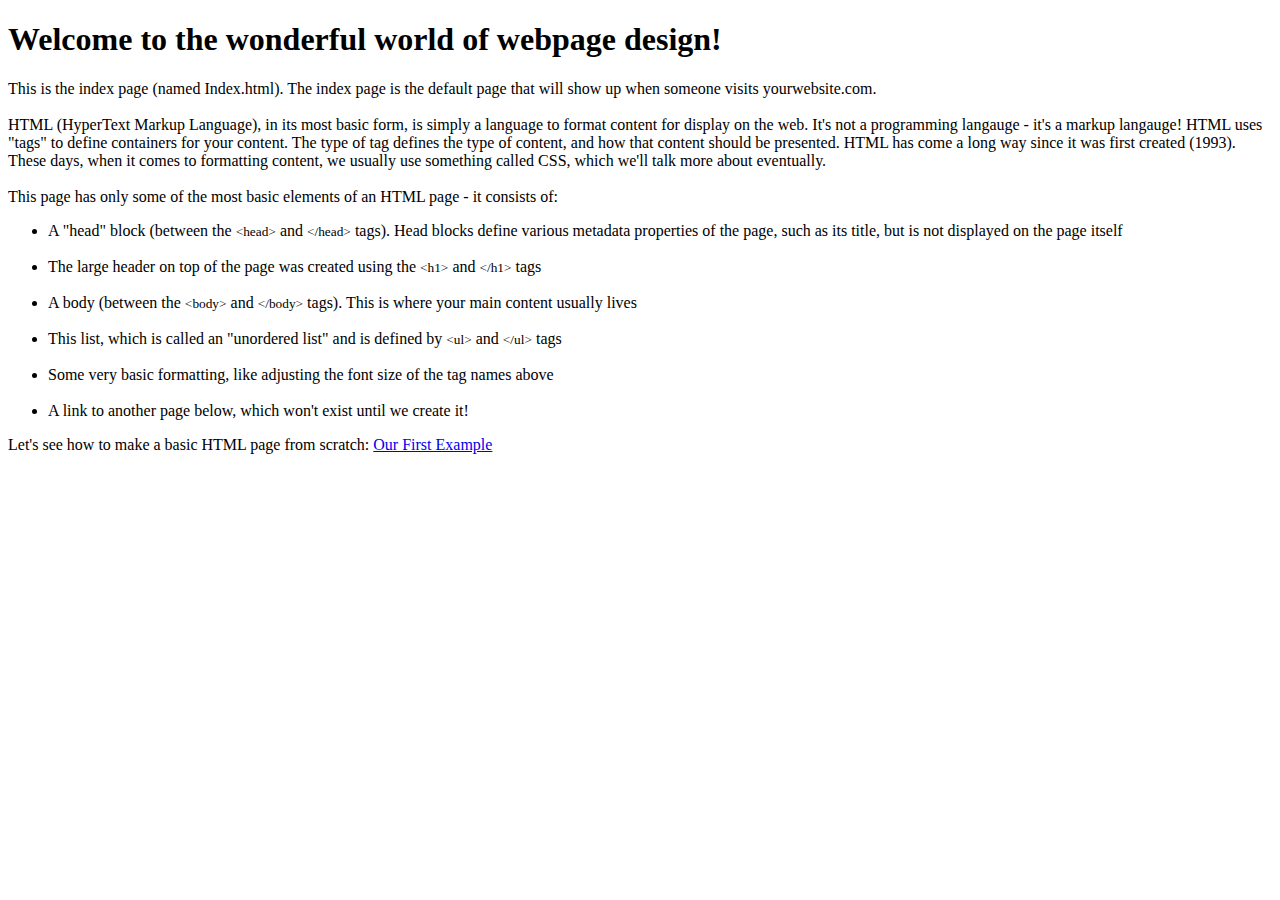
<file: Data VIs/Data_Vis_HTML/Index.html>
<!DOCTYPE html>
<html>
    <head>
        <title>Welcome to HTML and CSS!</title>
    </head>
    <body>
    <h1>
        Welcome to the wonderful world of webpage design!
    </h1>
    This is the index page (named Index.html).
    The index page is the default page that will show up when someone visits yourwebsite.com.
    <br><br>
    HTML (HyperText Markup Language), in its most basic form, 
    is simply a language to format content for display on the web.
    It's not a programming langauge - it's a markup langauge!  
    HTML uses "tags" to define containers for your content. 
    The type of tag defines the type of content, and how that content should be presented.
    HTML has come a long way since it was first created (1993).  
    These days, when it comes to formatting content, we usually use something called CSS,
    which we'll talk more about eventually.
    <br><br>
    This page has only some of the most basic elements of an HTML page - it consists of:
    <ul>
        <li>A "head" block (between the <small>&lthead&gt</small> and <small>&lt/head&gt</small> tags). Head blocks define various metadata properties of the page, such as its title, but is not displayed on the page itself</li>
        <br>
        <li> The large header on top of the page was created using the <small>&lth1&gt</small> and <small>&lt/h1&gt</small> tags</li>
        <br>
        <li>A body (between the <small>&ltbody&gt</small> and <small>&lt/body&gt</small> tags).  This is where your main content usually lives</li>
        <br>
        <li>This list, which is called an "unordered list" and is defined by <small>&ltul&gt</small>  and <small>&lt/ul&gt</small> tags</li>
        <br>
        <li>Some very basic formatting, like adjusting the font size of the tag names above</li>
        <br>
        <li>A link to another page below, which won't exist until we create it!</li>
    </ul>
    Let's see how to make a basic HTML page from scratch: <a href="Sample_Empty.html">Our First Example</a>
    </body>
</html>
</file>
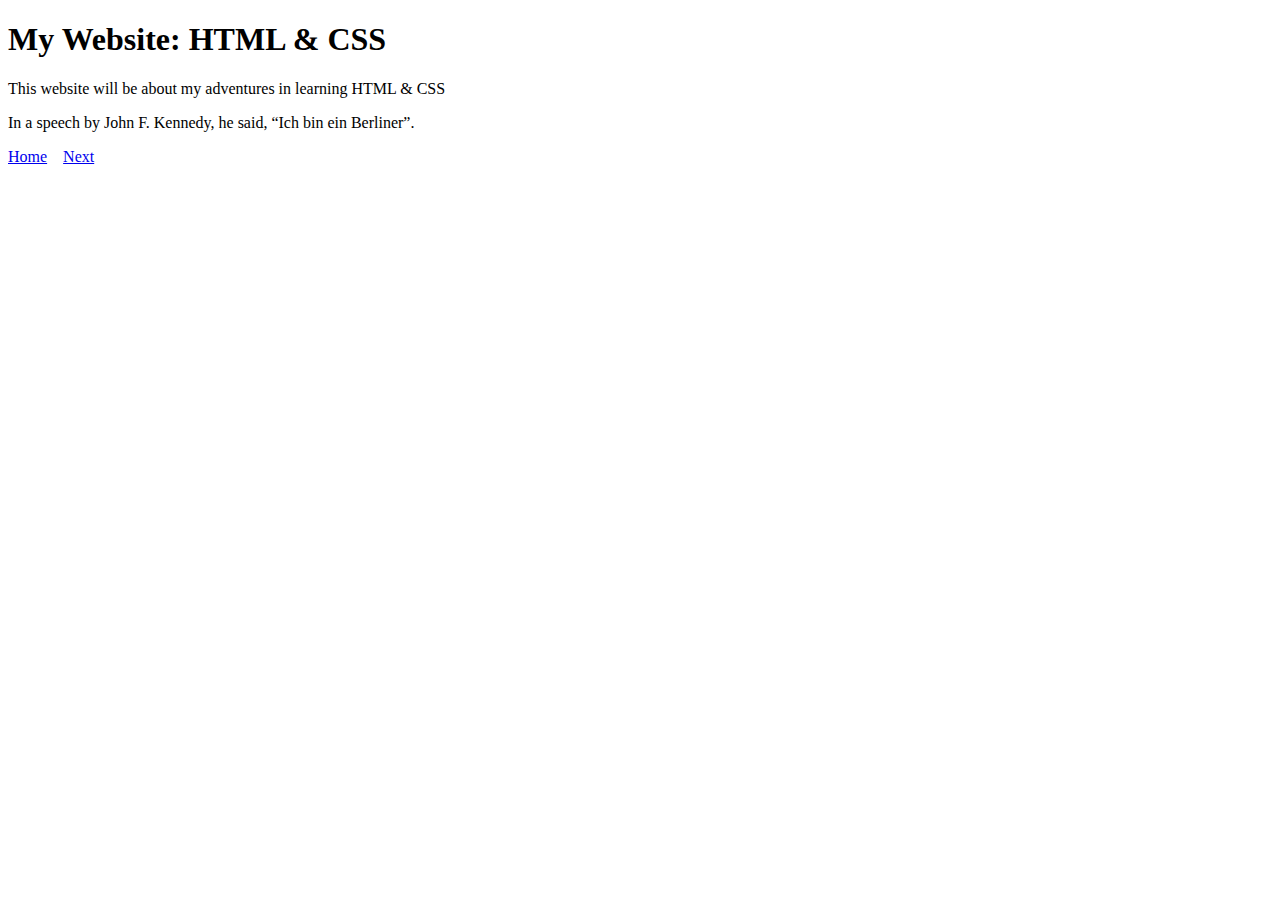
<file: Data VIs/Data_Vis_HTML/Example1.html>
<!DOCTYPE html>
<html lang="en-us">
    <head>
        <meta charset="utf-8">
        <title>
            My Website
        </title>
    </head>
    <body>
        <div>
            <h1>
                My Website: HTML &amp; CSS
            </h1>
            <p>
                This website will be about my adventures in learning HTML &amp; CSS
            </p>
            <p>
                In a speech by John F. Kennedy, he said, <q lang="de">Ich bin ein Berliner</q>.
            </p>
        </div>
        <p>
            <a href = "Index.html">Home</a> &nbsp;&nbsp; <a href = "Example2.html">Next</a>
        </p>
    </body>
</html>
</file>
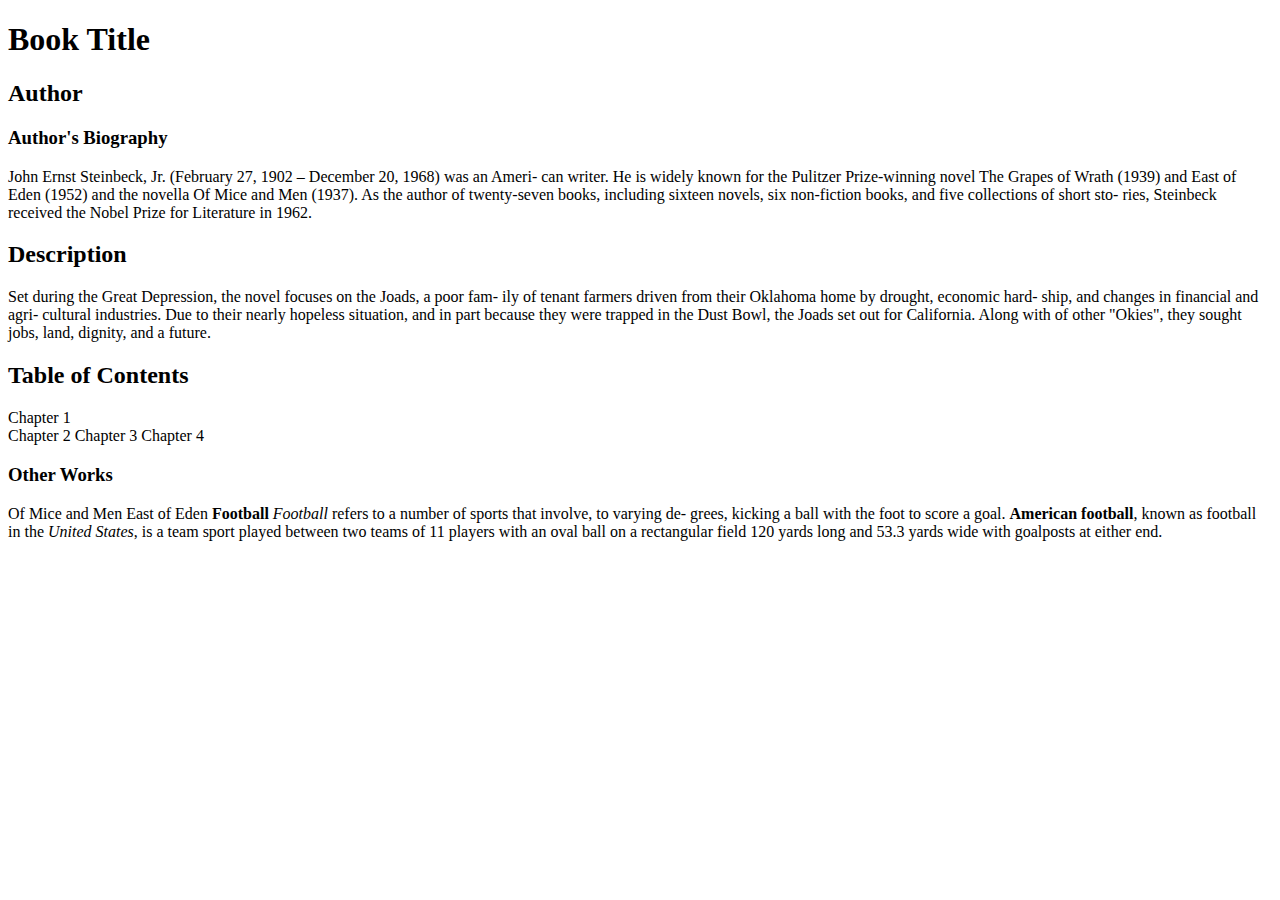
<file: Data VIs/Data_Vis_HTML/Example2_Empty.html>
<!DOCTYPE html>
<html lang="en-us">
    <head>
        <meta charset="utf-8">
        <title>
            Book Outline
        </title>
    </head>
    <body>
        <h1>
            Book Title
        </h1>
        <h2>
            Author
        </h2>
        <h3>
            Author's Biography
        </h3>
        <p>
            John Ernst Steinbeck, Jr. (February 27,
            1902 – December 20, 1968) was an Ameri-
            can writer. He is widely known for the
            Pulitzer Prize-winning novel The Grapes
            of Wrath (1939) and East of Eden (1952)
            and the novella Of Mice and Men (1937).
            As the author of twenty-seven books,
            including sixteen novels, six non-fiction
            books, and five collections of short sto-
            ries, Steinbeck received the Nobel Prize
            for Literature in 1962.
        </p>
        <h2>
            Description
        </h2>
        <!-- Create a blockquote citing from "http://en.wikipedia.org/wiki/The_Grapes_of_Wrath" -->
            <p>
                Set during the Great Depression, the
                novel focuses on the Joads, a poor fam-
                ily of tenant farmers driven from their
                Oklahoma home by drought, economic hard-
                ship, and changes in financial and agri-
                cultural industries. Due to their nearly
                hopeless situation, and in part because
                they were trapped in the Dust Bowl, the
                Joads set out for California. Along with
                of other "Okies", they sought jobs, land,
                dignity, and a future.
            </p>
            <p>
                <!-- Create a link "http://en.wikipedia.org/wiki/The_Grapes_of_Wrath" -->
                <cite>

                </cite>
            </p>
        <h2>
            Table of Contents
        </h2>
        <!-- Create an ordered list -->
            Chapter 1
            <br>
            Chapter 2
            Chapter 3
            Chapter 4
        <h3>
            Other Works
        </h3>
        <!-- Create an un-ordered list -->
            Of Mice and Men
            East of Eden
        <!-- Create a description list -->
            <b>Football</b>
            <i>Football</i> refers to a number of
            sports that involve, to varying de-
            grees, kicking a ball with the foot
            to score a goal.
            <strong>American football</strong>, known as
            football in the <em>United States</em>, is a
            team sport played between two teams
            of 11 players with an oval ball on a
            rectangular field 120 yards long and
            53.3 yards wide with goalposts at
            either end.
    </body>
</html>
</file>
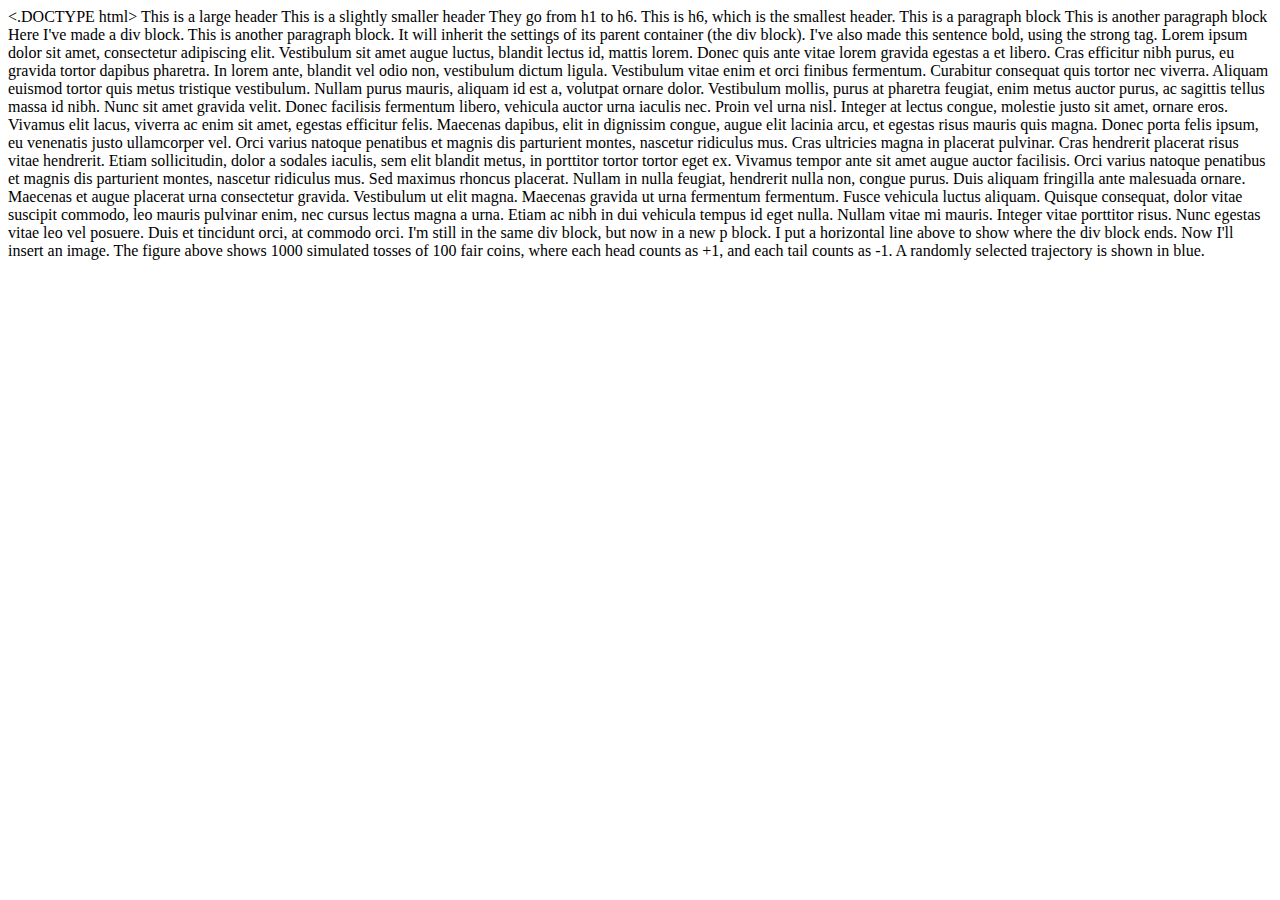
<file: Data VIs/Data_Vis_HTML/Sample_Empty.html>
<.DOCTYPE html>
    <html>
        <head>
            <title>
                Title OK.
            </title>
            <meta charset="UTF-8">
        </head>

        <body>
    This is a large header
This is a slightly smaller header
They go from h1 to h6. This is h6, which is the smallest header.

This is a paragraph block
This is another paragraph block

Here I've made a div block.
    This is another paragraph block. It will inherit the settings of its parent container (the div block).
        I've also made this sentence bold, using the strong tag.

        Lorem ipsum dolor sit amet, consectetur adipiscing elit. Vestibulum sit amet augue luctus, blandit lectus id, mattis lorem. Donec quis ante vitae lorem gravida egestas a et libero. Cras efficitur nibh purus, eu gravida tortor dapibus pharetra. In lorem ante, blandit vel odio non, vestibulum dictum ligula. Vestibulum vitae enim et orci finibus fermentum. Curabitur consequat quis tortor nec viverra. Aliquam euismod tortor quis metus tristique vestibulum. Nullam purus mauris, aliquam id est a, volutpat ornare dolor. Vestibulum mollis, purus at pharetra feugiat, enim metus auctor purus, ac sagittis tellus massa id nibh. Nunc sit amet gravida velit. Donec facilisis fermentum libero, vehicula auctor urna iaculis nec. Proin vel urna nisl. Integer at lectus congue, molestie justo sit amet, ornare eros. Vivamus elit lacus, viverra ac enim sit amet, egestas efficitur felis. Maecenas dapibus, elit in dignissim congue, augue elit lacinia arcu, et egestas risus mauris quis magna.
        
        Donec porta felis ipsum, eu venenatis justo ullamcorper vel. Orci varius natoque penatibus et magnis dis parturient montes, nascetur ridiculus mus. Cras ultricies magna in placerat pulvinar. Cras hendrerit placerat risus vitae hendrerit. Etiam sollicitudin, dolor a sodales iaculis, sem elit blandit metus, in porttitor tortor tortor eget ex. Vivamus tempor ante sit amet augue auctor facilisis. Orci varius natoque penatibus et magnis dis parturient montes, nascetur ridiculus mus. Sed maximus rhoncus placerat. Nullam in nulla feugiat, hendrerit nulla non, congue purus. Duis aliquam fringilla ante malesuada ornare. Maecenas et augue placerat urna consectetur gravida.
        
        Vestibulum ut elit magna. Maecenas gravida ut urna fermentum fermentum. Fusce vehicula luctus aliquam. Quisque consequat, dolor vitae suscipit commodo, leo mauris pulvinar enim, nec cursus lectus magna a urna. Etiam ac nibh in dui vehicula tempus id eget nulla. Nullam vitae mi mauris. Integer vitae porttitor risus. Nunc egestas vitae leo vel posuere. Duis et tincidunt orci, at commodo orci.

I'm still in the same div block, but now in a new p block.

I put a horizontal line above to show where the div block ends. Now I'll insert an image.

        The figure above shows 1000 simulated tosses of 100 fair coins, 
        where each head counts as +1, and each tail counts as -1. 
        A randomly selected trajectory is shown in blue.

        </body>



    </html>
</file>
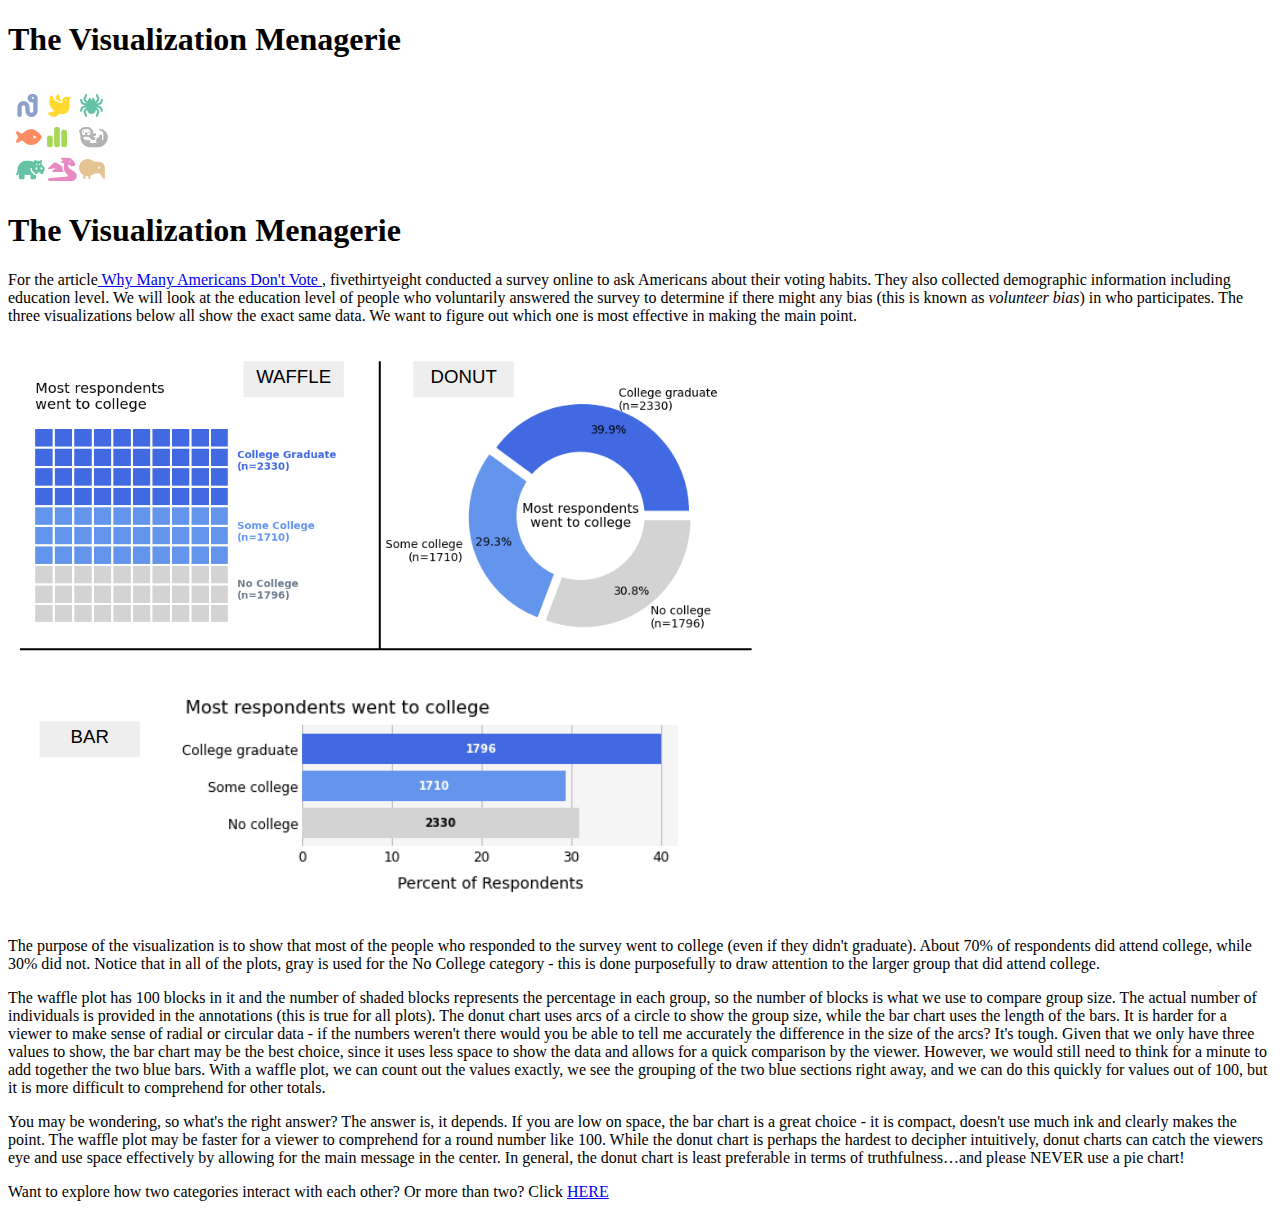
<file: Data VIs/Data_Vis_HTML/Exercise_Empty/categorical_one.html>
<!DOCTYPE html>

<html lang="en">

    <head>
        <meta charset="UTF-8">
        <meta name="viewport" content="width=device-width, initial-scale=1">
        <title>Categorical Data Viz 1</title>
    </head>

    <body>
        <h1>
            The Visualization Menagerie
        </h1>

        <main>
            <div class="logotext">
                <img src="images/logo.png" alt="Logo">
                <h1>The Visualization Menagerie</h1>
            </div>

            <p>
            For the article<a href= https://projects.fivethirtyeight.com/non-voters-poll-2020-election/> Why Many
            Americans Don't Vote </a>, fivethirtyeight conducted a survey online to ask Americans about their
            voting habits. They also collected demographic information including education level. We will look at
            the education level of people who voluntarily answered the survey to determine if there might any bias
            (this is known as <dfn>volunteer bias</dfn>) in who participates. The three visualizations below all
            show the exact same data. We want to figure out which one is most effective in making the main point. 
            </p>

            <img src="images/three_cat.svg" title="waffle, donut and bar charts" >
            <p>
            The purpose of the visualization is to show that most of the people who responded to the survey went to
            college (even if they didn't graduate). About 70% of respondents did attend college, while 30% did not.
            Notice that in all of the plots, gray is used for the No College category - this is done purposefully to
            draw attention to the larger group that did attend college.
            </p>
            <p>
            The waffle plot has 100 blocks in it and the number of shaded blocks represents the percentage
            in each group, so the number of blocks is what we use to compare group size. The actual number of
            individuals is provided in the annotations (this is true for all plots). The donut chart uses
            arcs of a circle to show the group size, while the bar chart uses the length of the bars. It
            is harder for a viewer to make sense of radial or circular data - if the numbers weren't there would you
            be able to tell me accurately the difference in the size of the arcs? It's tough. Given that we only
            have three values to show, the bar chart may be the best choice, since it uses less space to show the
            data and allows for a quick comparison by the viewer. However, we would still need to think for a minute
            to add together the two blue bars. With a waffle plot, we can count out the values exactly, we see the
            grouping of the two blue sections right away, and we can do this quickly for values out of 100, but it
            is more difficult to comprehend for other totals.
            </p>
            <p>
            You may be wondering, so what's the right answer? The answer is, it depends. If you are low on space, the
            bar chart is a great choice - it is compact, doesn't use much ink and clearly makes the point. The
            waffle plot may be faster for a viewer to comprehend for a round number like 100. While the donut chart
            is perhaps the hardest to decipher intuitively, donut charts can catch the viewers eye and use space
            effectively by allowing for the main message in the center. In general, the donut chart is least
            preferable in terms of truthfulness…and please NEVER use a pie chart!
            </p>
        </main>

        <footer>
            <p>
            Want to explore how two categories interact with each other? Or more than two? Click
            <a href="categorical_two.html">HERE</a> 
            </p>
        </footer>

    </body>

</html>
</file>
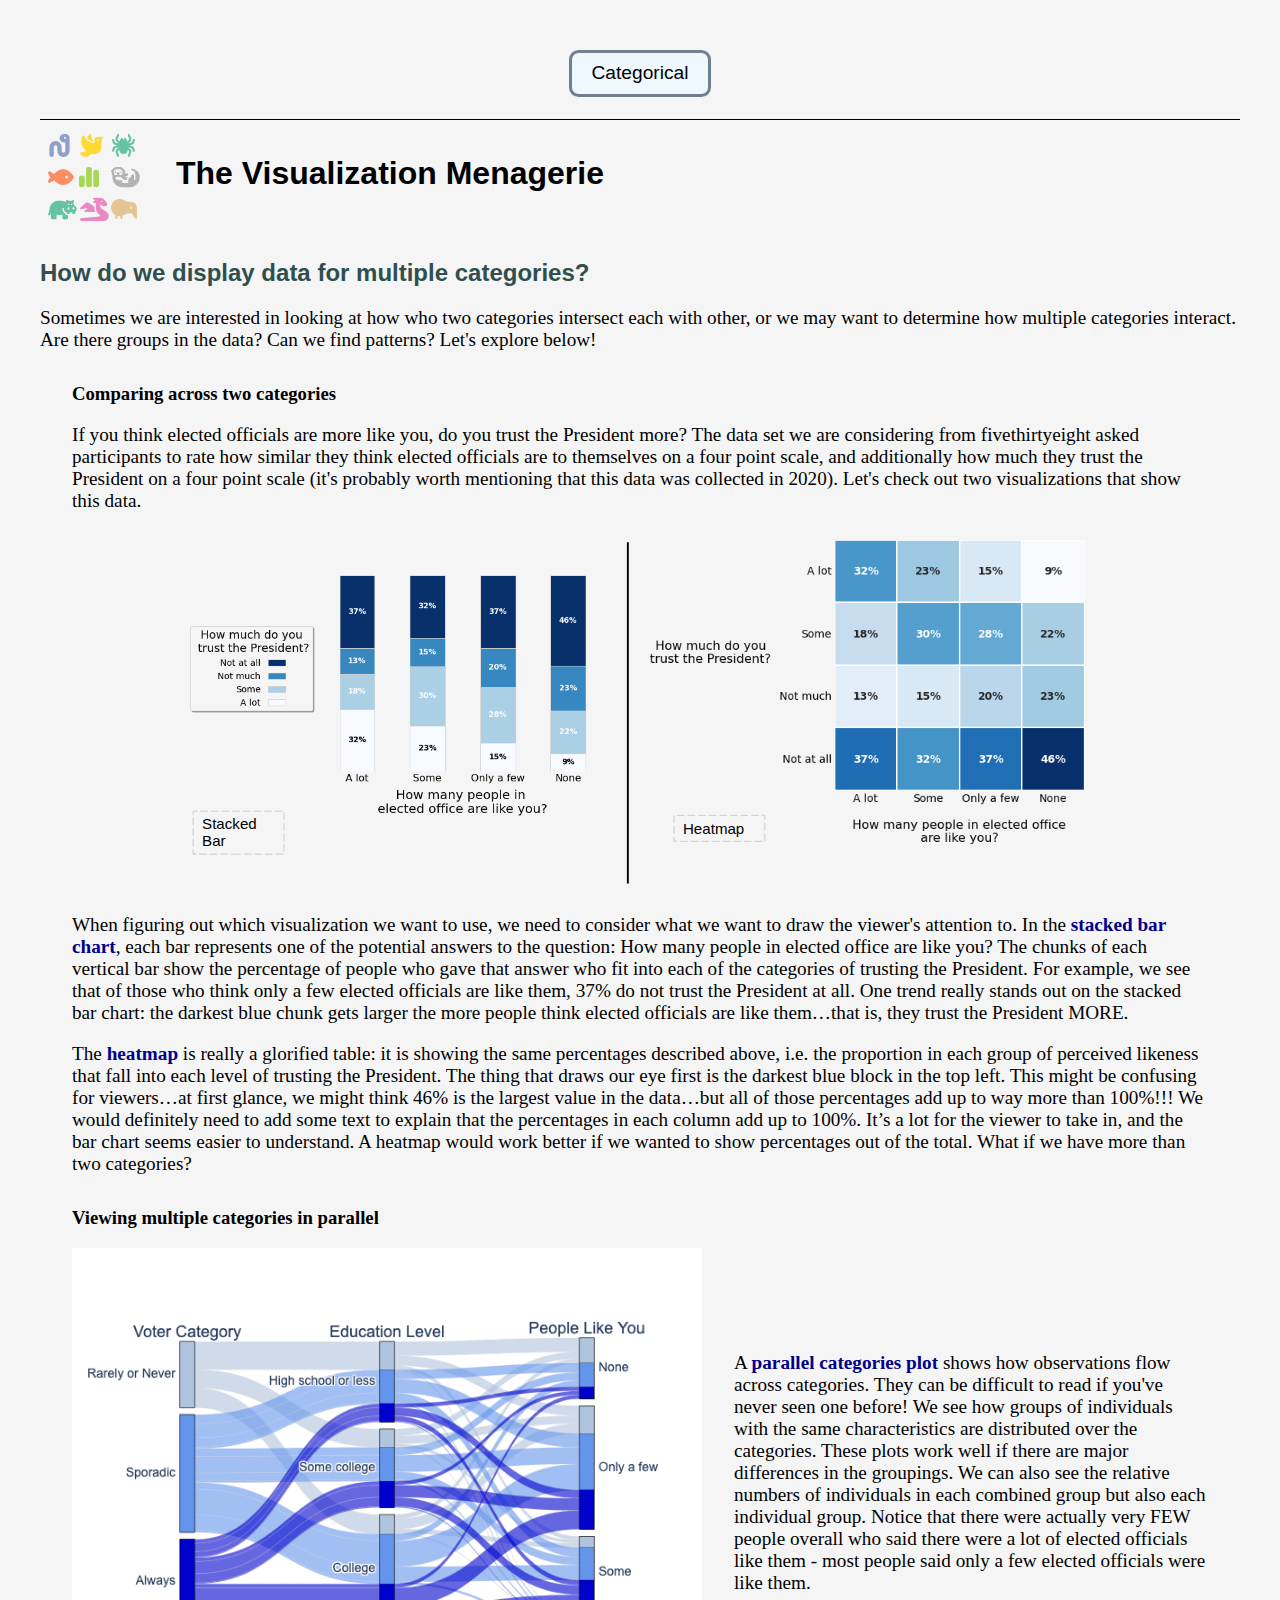
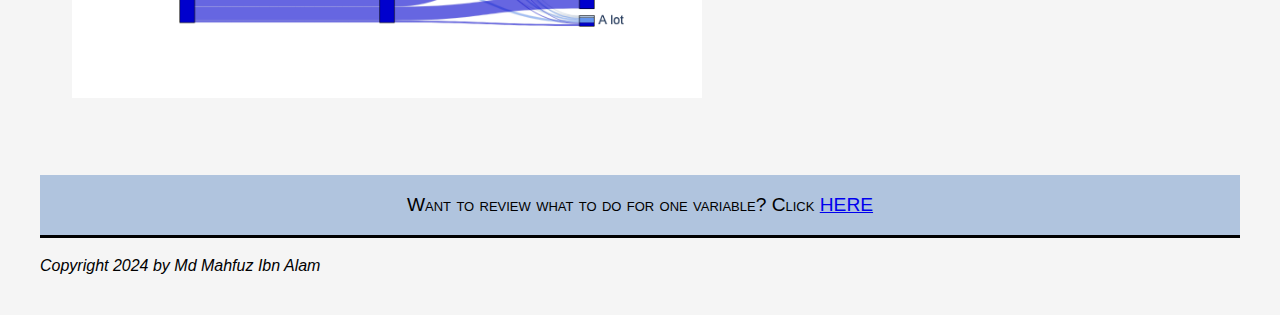
<file: Data VIs/Data_Vis_HTML/Exercise_Empty/categorical_two.html>
<!DOCTYPE html>

<html lang="en">
    <head>
        <meta charset="UTF-8">
        <meta name="viewport" content="width=device-width, initial-scale=1">
        <title>Categorical Data Viz 2</title>
        <link href="css/categorical_two_full.css" rel="stylesheet">

    </head>

    <body>
        <header>
            <nav>
                <ul>
                    <li><a href="categorical_one.html" class="activechild">Categorical</a></li>
                </ul>
            </nav>
            <div class="logotext">
                <img src="images/logo.png" alt="Logo">
                <h1>The Visualization Menagerie</h1>
            </div>
        </header>

        <main>
            <h2>How do we display data for multiple categories?</h2>
            <p>
                Sometimes we are interested in looking at how who two categories intersect each with other,
                or we may want to determine how multiple categories interact. Are there groups in the data?
                Can we find patterns? Let's explore below!
            </p>

            <section>
                <h3>Comparing across two categories</h3>
                <p>
                    If you think elected officials are more like you, do you trust the President more?
                    The data set we are considering from fivethirtyeight asked participants to rate how similar they
                    think elected officials are to themselves on a four point scale, and additionally how much they
                    trust the President on a four point scale (it's probably worth mentioning that this data was
                    collected in 2020). Let's check out two visualizations that show this data.
                </p>
                <img src="images/two_cat.svg" alt="stacked bar and heatmap" class="scalesvg">
                <p>When figuring out which visualization we want to use, we need to consider what we want to draw the
                    viewer's attention to. In the <dfn>stacked bar chart</dfn>, each bar represents one of the potential
                    answers to the question: How many people in elected office are like you? The chunks of each vertical
                    bar show the percentage of people who gave that answer who fit into each of the categories of
                    trusting the President. For example, we see that of those who think only a few elected officials are
                    like them, 37% do not trust the President at all. One trend really stands out on the stacked bar
                    chart: the darkest blue chunk gets larger the more people think elected officials are like them…that
                    is, they trust the President MORE.
                </p>
                <p>
                    The <dfn>heatmap</dfn> is really a glorified table: it is showing the same percentages described
                    above, i.e. the proportion in each group of perceived likeness that fall into each level of trusting
                    the President. The thing that draws our eye first is the darkest blue block in the top left. This
                    might be confusing for viewers…at first glance, we might think 46% is the largest value in the
                    data…but all of those percentages add up to way more than 100%!!! We would definitely need to add
                    some text to explain that the percentages in each column add up to 100%. It’s a lot for the viewer
                    to take in, and the bar chart seems easier to understand. A heatmap would work better if we wanted
                    to show percentages out of the total. What if we have more than two categories?
                </p>
            </section>

            <section>
                <h3>Viewing multiple categories in parallel</h3>
                <div id="imagebox">
                    <img src="images/categories.html" alt="parcats plot" id="imgleft" srcset="images/categories_small.png 480w,
                        images/categories_medium.png 1280w" sizes="90vw">
                    <p> 
                        A <dfn>parallel categories plot</dfn> shows how observations flow across categories. They can be
                        difficult to read if you've never seen one before! We see how groups of individuals with the
                        same characteristics are distributed over the categories. These plots work well if there are
                        major differences in the groupings. We can also see the relative numbers of individuals in each
                        combined group but also each individual group. Notice that there were actually very
                        FEW people overall who said there were a lot of elected officials like them - most people said
                        only a few elected officials were like them.
                    </p>
                </div>
            </section>
        </main>

        <footer>
            <p class="navhelper">
                Want to review what to do for one variable? Click <a href="categorical_one.html">HERE</a>
            </p>
            <address>Copyright 2024 by Md Mahfuz Ibn Alam</a></address>
        </footer>

    </body>

</html>
</file>
<file: Data VIs/Data_Vis_HTML/Exercise_Empty/css/categorical_two_full.css>
html {
    background-color: whitesmoke;
    margin: 2em;
    font-family: Cambria, Cochin, Georgia, Times, 'Times New Roman', serif;
    font-size: 100%
}

section {
    margin: 2em;
}

h1 {
    font-size: 2em;
    font-family: Arial, Helvetica, sans-serif;
    font-weight: bold;
}

h2 {
    font-family: Arial, Helvetica, sans-serif;
    color: darkslategray
}

p,
ul li,
ol li {
    font-size: 1.2em;
}

nav {
    border-bottom-style: solid;
    border-bottom-width: 0.1em;
    padding-bottom: 0.8em;
}

nav ul {
    margin: 0;
    padding: 0;
    list-style-type: none;
    display: flex;
    justify-content: space-around;
    flex-wrap: wrap;
}

nav ul li a {
    display: block;
    border: 3px solid;
    border-radius: .5em;
    border-color: slategray;
    padding: .5em 1em;
    margin: .5em;
    font-family: Arial, Helvetica, sans-serif;
    text-decoration: none;
    color: black;
}

nav ul li a:visited {
    color: black;
}

nav ul li a:hover {
    background-color: lightskyblue;
}

form ul li {
    list-style-type: none;
    font-size: 1.2em;
}

iframe {
    border: none;
}

th {
    border-bottom: 1px solid gray;
    font-family: Arial, Helvetica, sans-serif;
    font-size: 1.2em;
}

td {
    border-bottom: 1px solid gray;
    border-right: 1px solid gray;
    font-family: Arial, Helvetica, sans-serif;
    font-size: 1.2em;
}

dfn {
    font-weight: bolder;
    font-style: normal;
    color: darkblue;
}

address {
    font-family: Arial, Helvetica, sans-serif;
    font-size: 1em;
}

/* classes */

.active {
    background-color: lightslategrey;
}

.activechild {
    background-color: aliceblue;
}

.button {
    background-color: lightslategray;
    border-radius: 4px;
    color: whitesmoke;
    font-family: Arial, Helvetica, sans-serif;
    font-size: 20px;
    font-variant: small-caps;
    cursor: pointer;
    border: none;
    padding: 1em;
}

.button:hover {
    border: none;
    background: lightskyblue;
    box-shadow: 0px 0px 1px #777;
}

.center {
    display: block;
    margin-left: auto;
    margin-right: auto
}

.scalesvg {
    width: 80%;
    height: auto;
    display: block;
    margin-left: auto;
    margin-right: auto
}

.navhelper {
    clear: left;
    background-color: lightsteelblue;
    font-family: Arial, Helvetica, sans-serif;
    font-variant: small-caps;
    text-align: center;
    padding-top: 1em;
    padding-bottom: 1em;
    margin-top: 4em;
    border-bottom-width: 0.1 em;
    border-bottom-style: solid;
}

.tableitem {
    list-style-type: none;
    margin-bottom: 0.4em;
}

.tableauPlaceholder {
    display: block;
    margin-left: auto;
    margin-right: auto
}

.logotext {
    display: flex;
    align-items: center;
    margin-bottom: 2em;
}


/* specific divs (ids) */

@media screen and (min-width: 60em) {
    #imagebox {
        display: flex;
        align-items: center;
        margin-bottom: 2em;
    }

    #imgleft {
        margin-right: 2em;
    }
}
</file>
